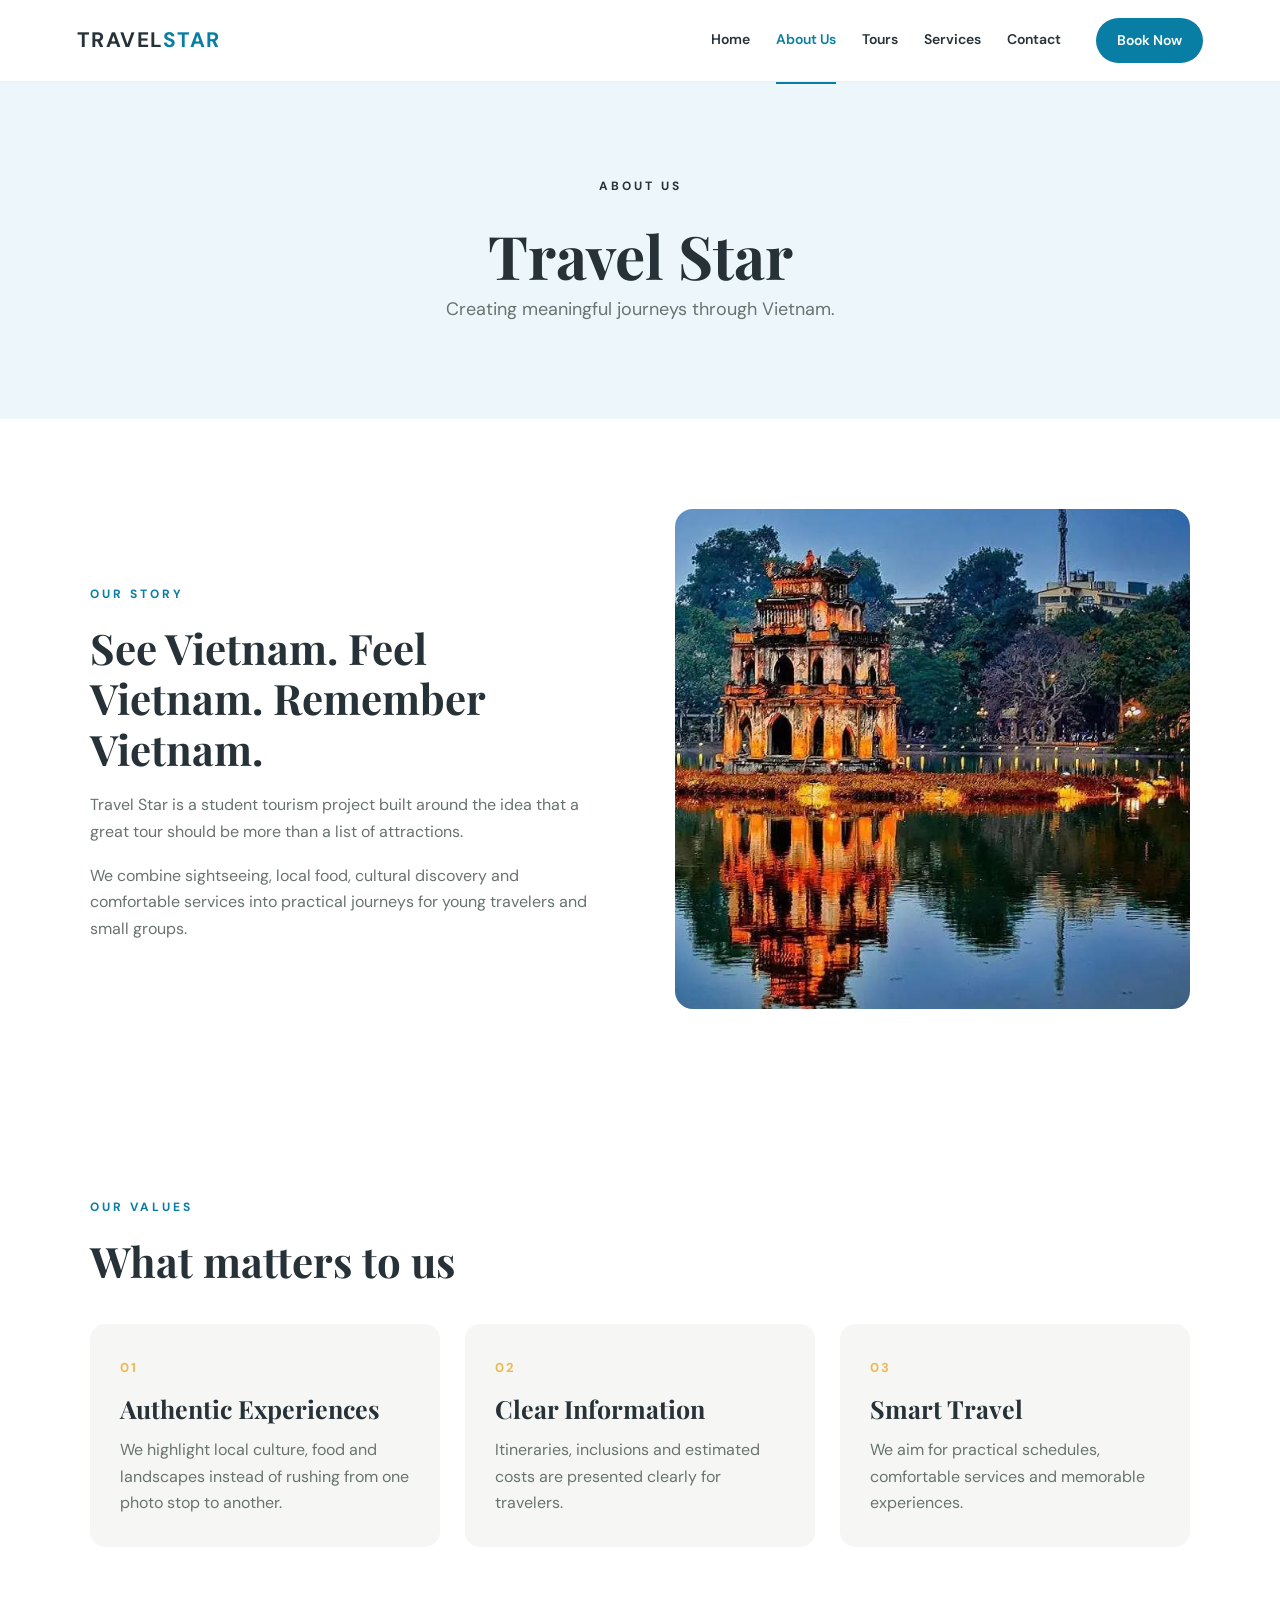
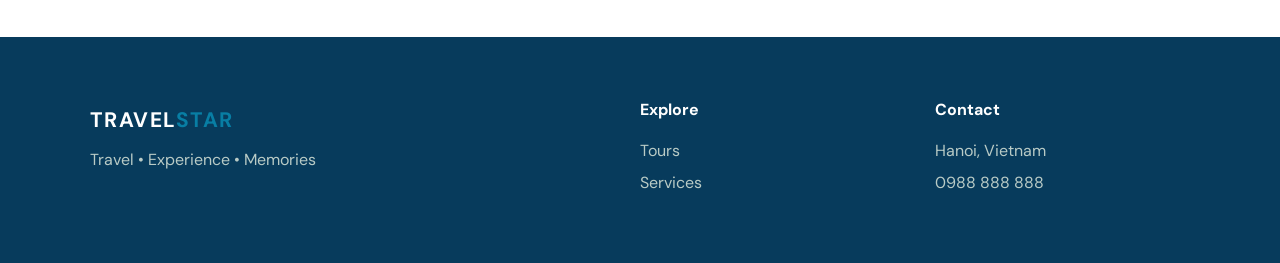
<file: about.html>
<!DOCTYPE html>
<html lang="en"><head><meta charset="UTF-8"><meta name="viewport" content="width=device-width,initial-scale=1.0"><title>About Us | Travel Star</title><link rel="stylesheet" href="style.css"></head>
<body>
<header class="nav"><a class="logo" href="index.html">TRAVEL<span>STAR</span></a><nav><a href="index.html">Home</a><a class="active" href="about.html">About Us</a><a href="tours.html">Tours</a><a href="services.html">Services</a><a href="contact.html">Contact</a></nav><a class="nav-btn" href="contact.html">Book Now</a></header>
<section class="page-hero"><p class="eyebrow">ABOUT US</p><h1>Travel Star</h1><p>Creating meaningful journeys through Vietnam.</p></section>
<section class="section split"><div class="copy"><p class="eyebrow dark">OUR STORY</p><h2>See Vietnam. Feel Vietnam. Remember Vietnam.</h2><p>Travel Star is a student tourism project built around the idea that a great tour should be more than a list of attractions.</p><p>We combine sightseeing, local food, cultural discovery and comfortable services into practical journeys for young travelers and small groups.</p></div><div class="photo"><img src="[data-uri]" alt="Hanoi"></div></section>
<section class="section values"><div class="section-head"><div><p class="eyebrow dark">OUR VALUES</p><h2>What matters to us</h2></div></div><div class="value-grid"><div><b>01</b><h3>Authentic Experiences</h3><p>We highlight local culture, food and landscapes instead of rushing from one photo stop to another.</p></div><div><b>02</b><h3>Clear Information</h3><p>Itineraries, inclusions and estimated costs are presented clearly for travelers.</p></div><div><b>03</b><h3>Smart Travel</h3><p>We aim for practical schedules, comfortable services and memorable experiences.</p></div></div></section>
<footer><div><a class="logo light" href="index.html">TRAVEL<span>STAR</span></a><p>Travel • Experience • Memories</p></div><div><h4>Explore</h4><a href="tours.html">Tours</a><a href="services.html">Services</a></div><div><h4>Contact</h4><p>Hanoi, Vietnam</p><p>0988 888 888</p></div></footer>
</body></html>
</file>
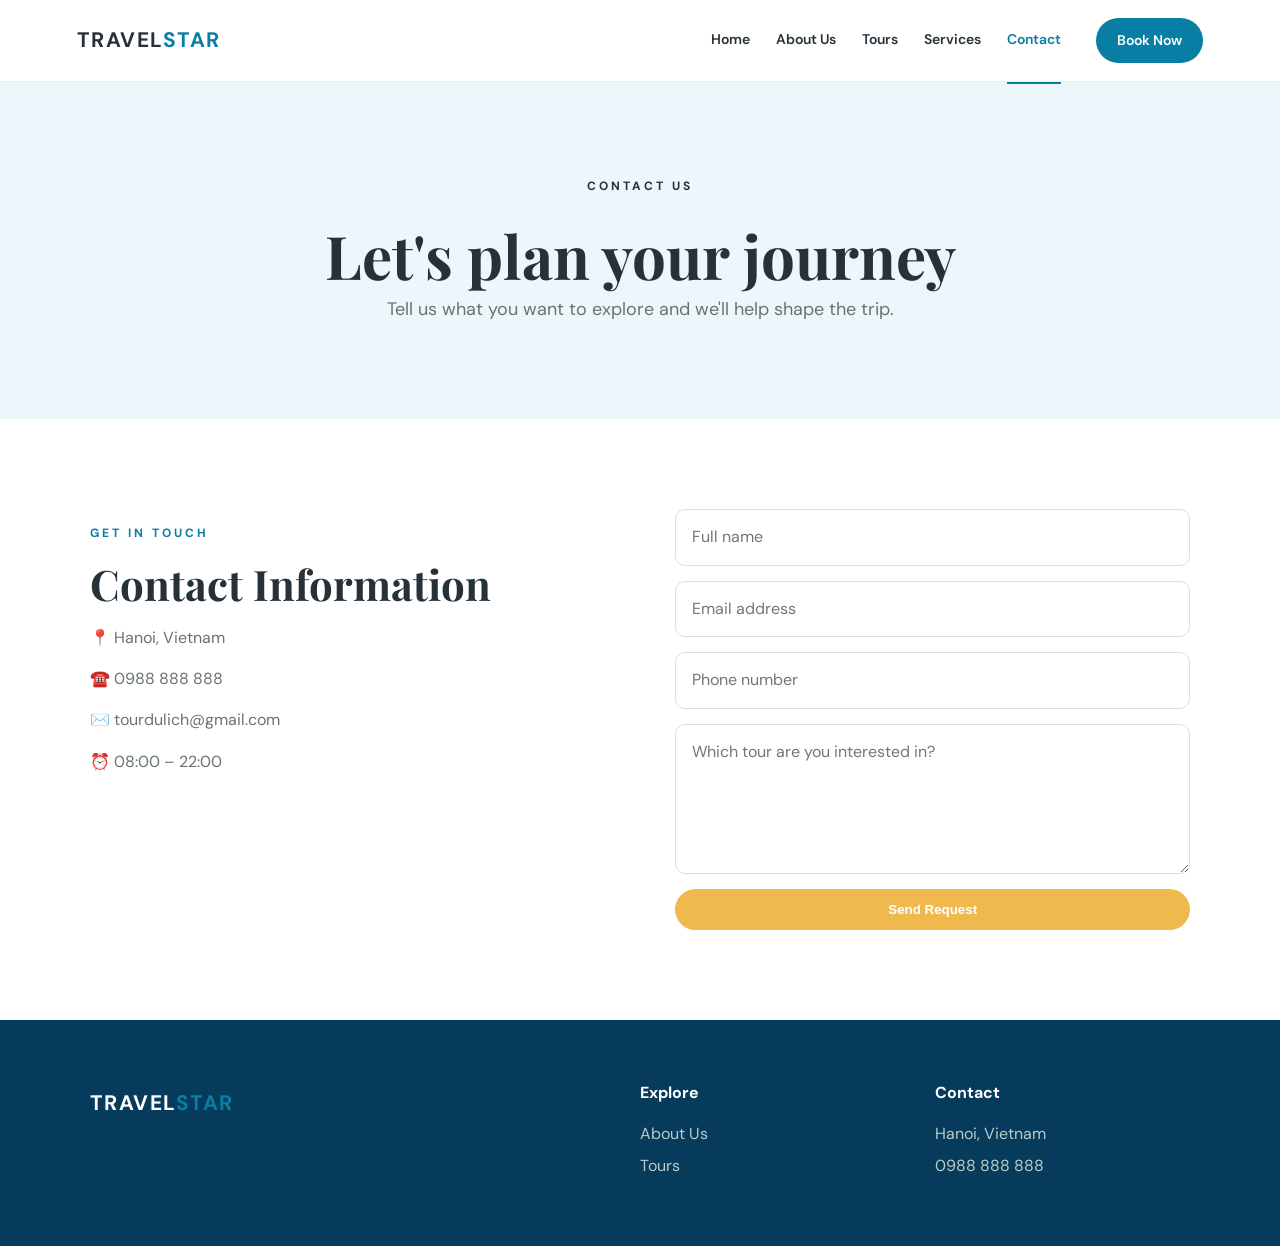
<file: contact.html>
<!DOCTYPE html>
<html lang="en"><head><meta charset="UTF-8"><meta name="viewport" content="width=device-width,initial-scale=1.0"><title>Contact | Travel Star</title><link rel="stylesheet" href="style.css"></head>
<body>
<header class="nav"><a class="logo" href="index.html">TRAVEL<span>STAR</span></a><nav><a href="index.html">Home</a><a href="about.html">About Us</a><a href="tours.html">Tours</a><a href="services.html">Services</a><a class="active" href="contact.html">Contact</a></nav><a class="nav-btn" href="contact.html">Book Now</a></header>
<section class="page-hero"><p class="eyebrow">CONTACT US</p><h1>Let's plan your journey</h1><p>Tell us what you want to explore and we'll help shape the trip.</p></section>
<section class="section contact-grid"><div><p class="eyebrow dark">GET IN TOUCH</p><h2>Contact Information</h2><p>📍 Hanoi, Vietnam</p><p>☎️ 0988 888 888</p><p>✉️ tourdulich@gmail.com</p><p>⏰ 08:00 – 22:00</p></div><form onsubmit="event.preventDefault();alert('Thank you! Travel Star will contact you soon.');"><input required placeholder="Full name"><input required type="email" placeholder="Email address"><input placeholder="Phone number"><textarea placeholder="Which tour are you interested in?"></textarea><button class="btn" type="submit">Send Request</button></form></section>
<footer><div><a class="logo light" href="index.html">TRAVEL<span>STAR</span></a></div><div><h4>Explore</h4><a href="about.html">About Us</a><a href="tours.html">Tours</a></div><div><h4>Contact</h4><p>Hanoi, Vietnam</p><p>0988 888 888</p></div></footer>
</body></html>
</file>
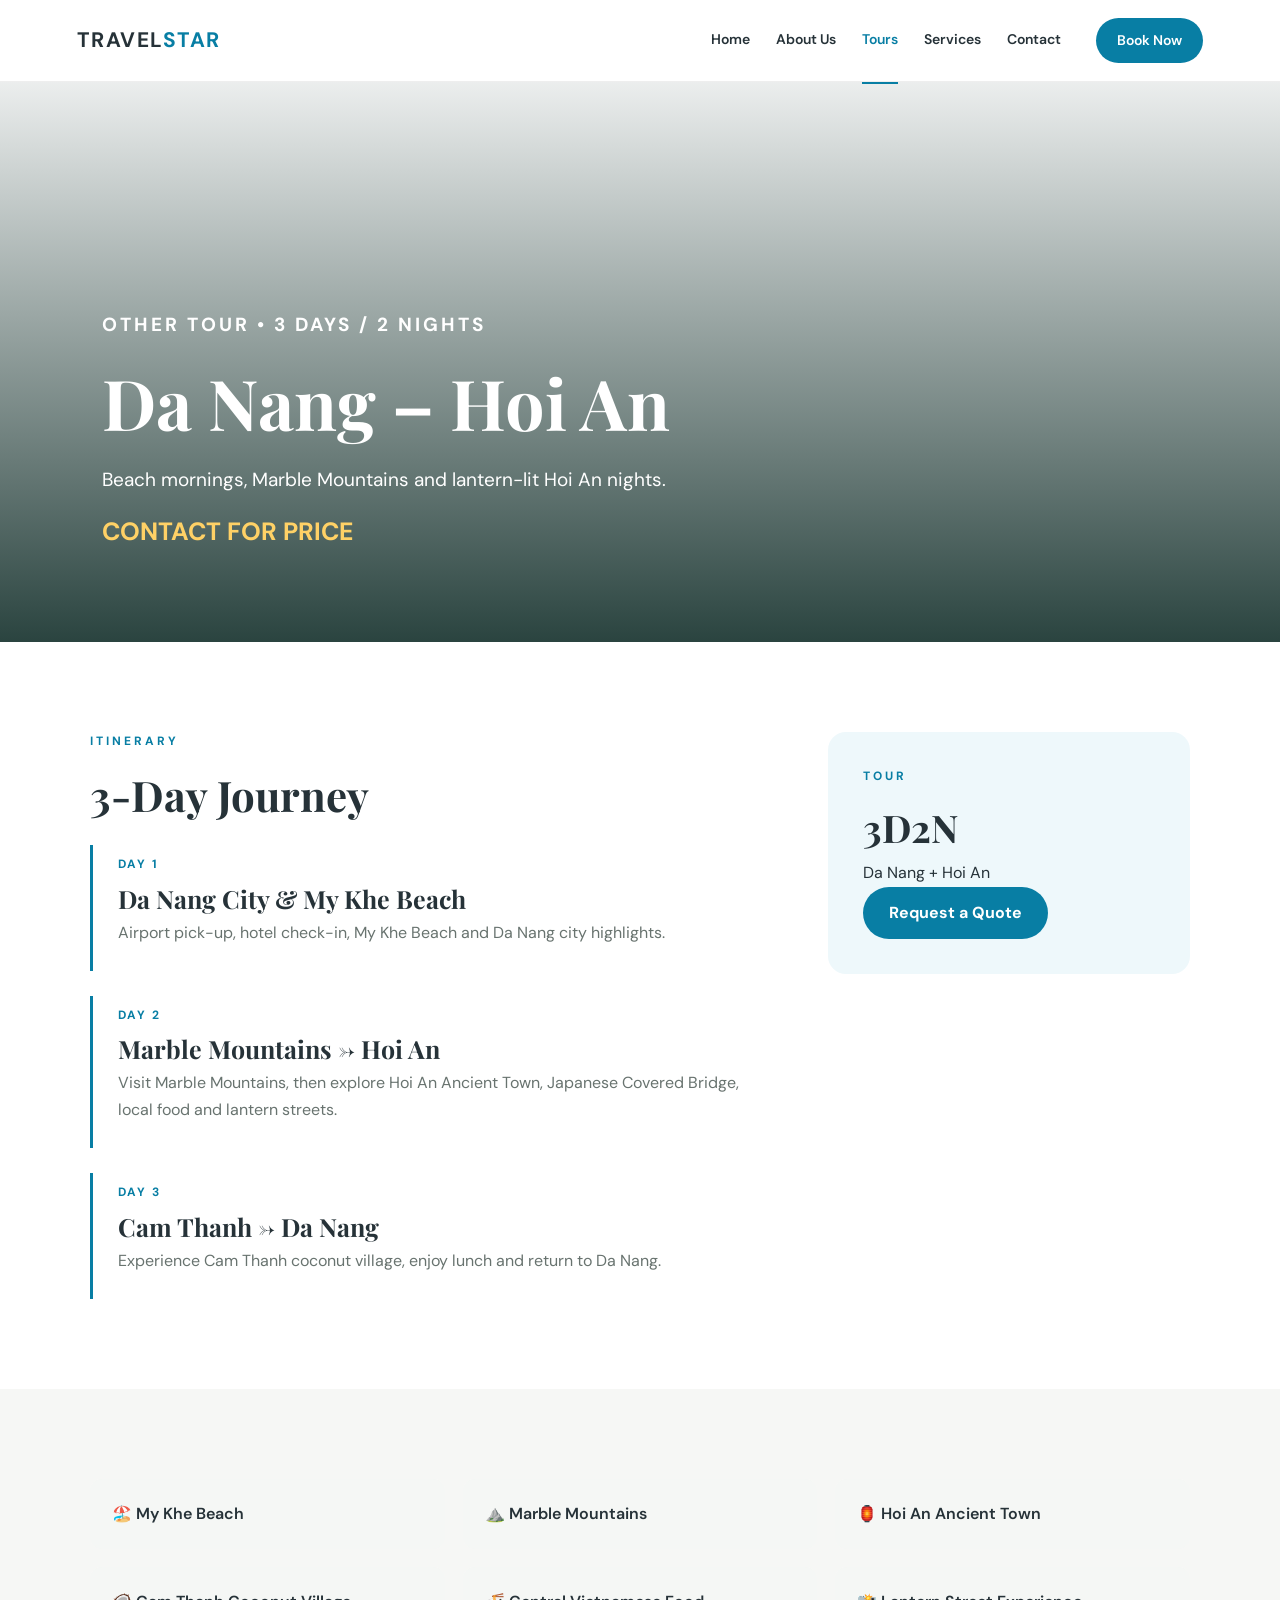
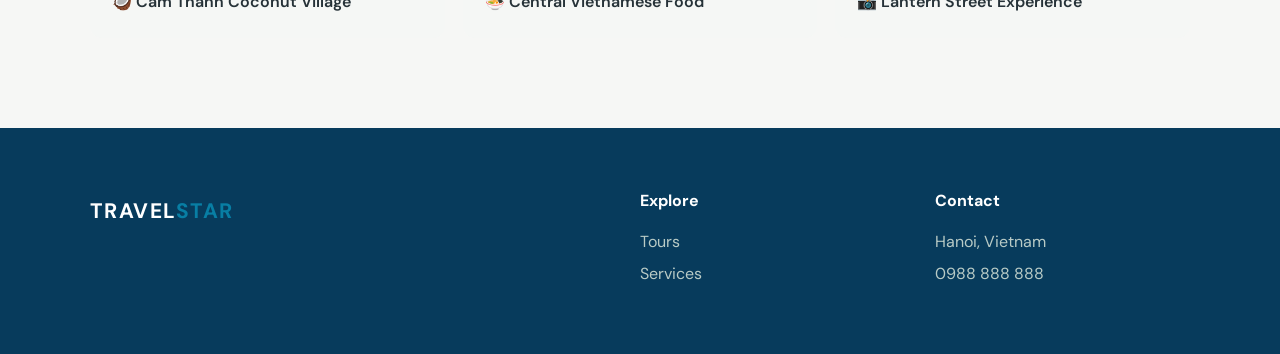
<file: danang-hoian.html>
<!DOCTYPE html>
<html lang="en"><head><meta charset="UTF-8"><meta name="viewport" content="width=device-width,initial-scale=1.0"><title>Da Nang – Hoi An | Travel Star</title><link rel="stylesheet" href="style.css"></head><body>
<header class="nav"><a class="logo" href="index.html">TRAVEL<span>STAR</span></a><nav><a href="index.html">Home</a><a href="about.html">About Us</a><a class="active" href="tours.html">Tours</a><a href="services.html">Services</a><a href="contact.html">Contact</a></nav><a class="nav-btn" href="contact.html">Book Now</a></header>
<section class="tour-detail-hero hoian-detail"><div><p class="eyebrow">OTHER TOUR • 3 DAYS / 2 NIGHTS</p><h1>Da Nang – Hoi An</h1><p>Beach mornings, Marble Mountains and lantern-lit Hoi An nights.</p><strong>CONTACT FOR PRICE</strong></div></section>
<section class="section"><div class="detail-grid"><div><p class="eyebrow dark">ITINERARY</p><h2>3-Day Journey</h2><div class="timeline"><div><b>DAY 1</b><h3>Da Nang City & My Khe Beach</h3><p>Airport pick-up, hotel check-in, My Khe Beach and Da Nang city highlights.</p></div><div><b>DAY 2</b><h3>Marble Mountains → Hoi An</h3><p>Visit Marble Mountains, then explore Hoi An Ancient Town, Japanese Covered Bridge, local food and lantern streets.</p></div><div><b>DAY 3</b><h3>Cam Thanh → Da Nang</h3><p>Experience Cam Thanh coconut village, enjoy lunch and return to Da Nang.</p></div></div></div><div class="price-box"><p class="eyebrow dark">TOUR</p><h2>3D2N</h2><p>Da Nang + Hoi An</p><a class="btn dark-btn" href="contact.html">Request a Quote</a></div></div></section>
<section class="section alt"><div class="included"><div>🏖️ My Khe Beach</div><div>⛰️ Marble Mountains</div><div>🏮 Hoi An Ancient Town</div><div>🥥 Cam Thanh Coconut Village</div><div>🍜 Central Vietnamese Food</div><div>📸 Lantern Street Experience</div></div></section>
<footer><div><a class="logo light" href="index.html">TRAVEL<span>STAR</span></a></div><div><h4>Explore</h4><a href="tours.html">Tours</a><a href="services.html">Services</a></div><div><h4>Contact</h4><p>Hanoi, Vietnam</p><p>0988 888 888</p></div></footer></body></html>
</file>
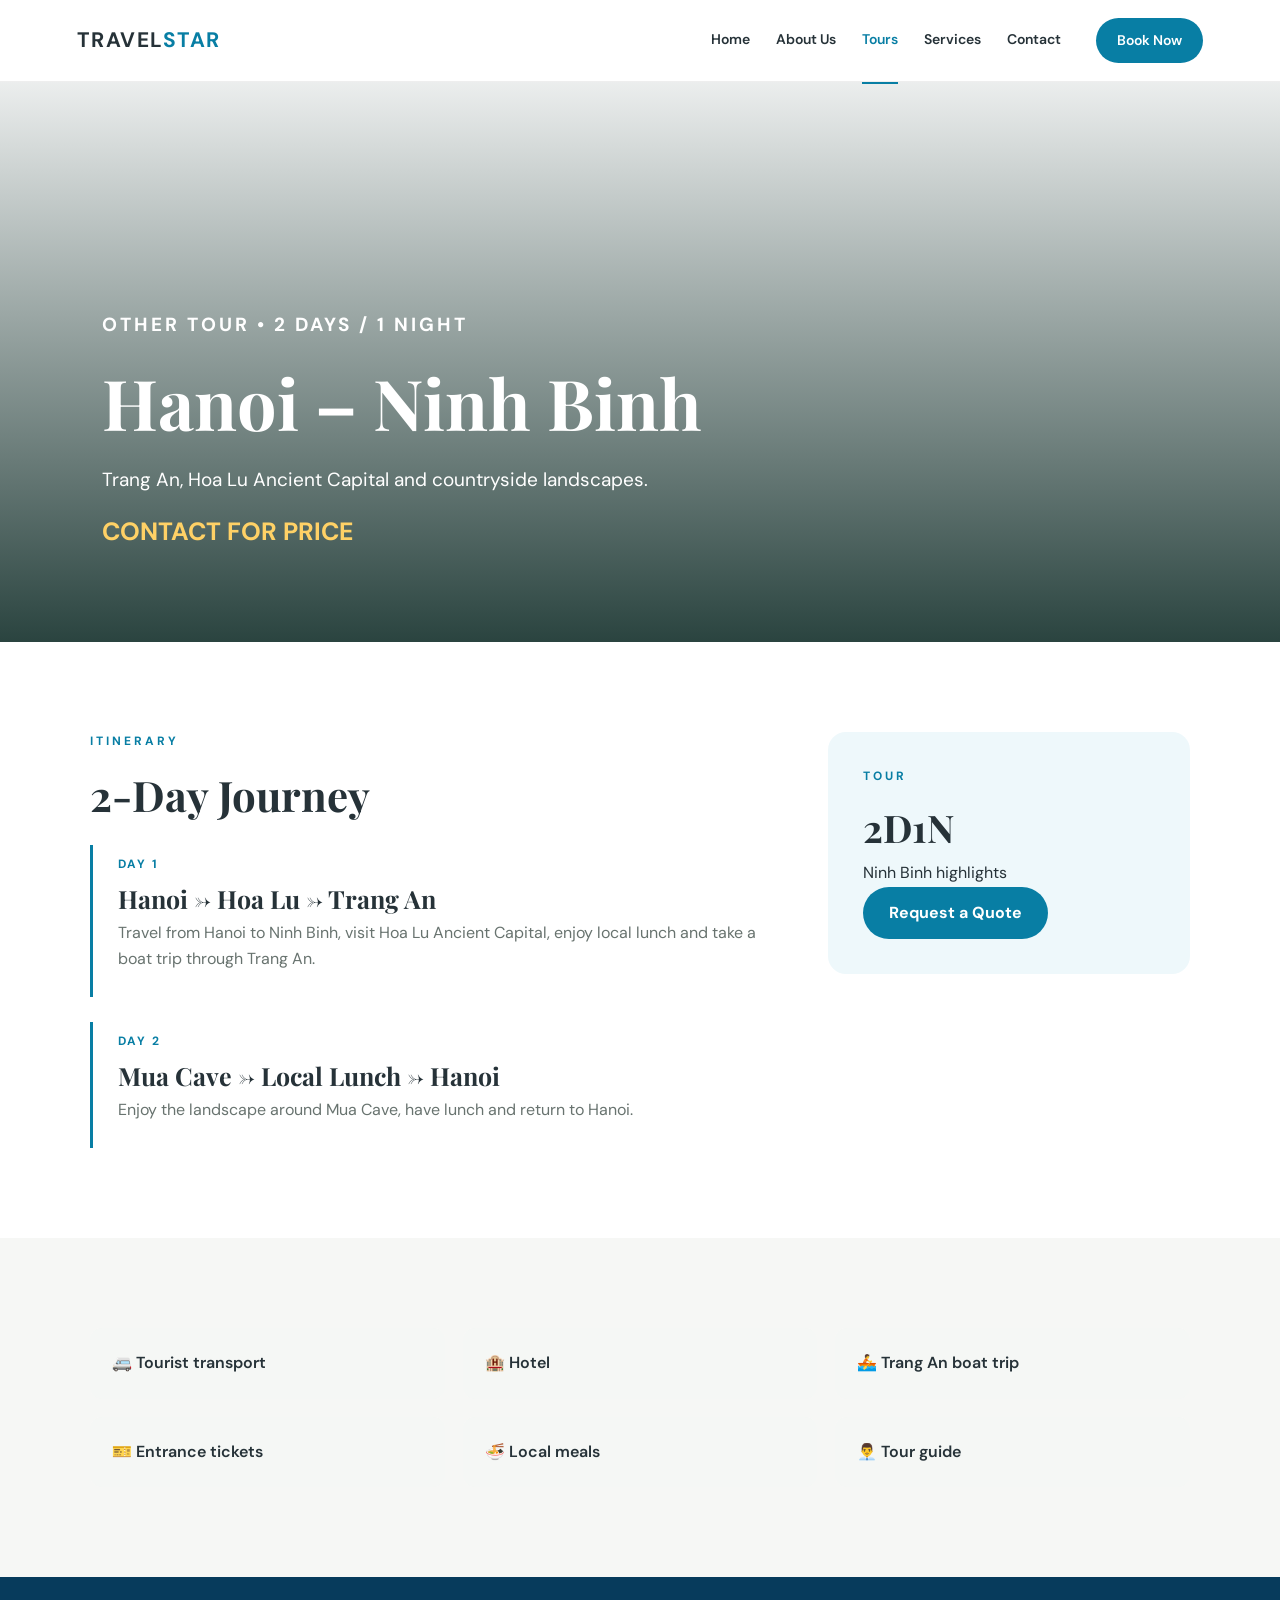
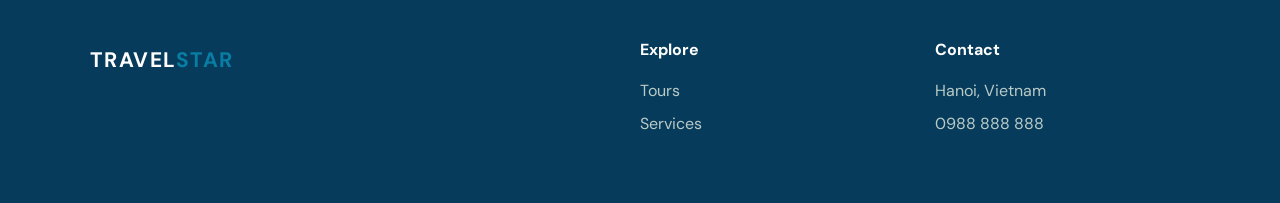
<file: ninh-binh.html>
<!DOCTYPE html>
<html lang="en"><head><meta charset="UTF-8"><meta name="viewport" content="width=device-width,initial-scale=1.0"><title>Hanoi – Ninh Binh | Travel Star</title><link rel="stylesheet" href="style.css"></head>
<body>
<header class="nav"><a class="logo" href="index.html">TRAVEL<span>STAR</span></a><nav><a href="index.html">Home</a><a href="about.html">About Us</a><a class="active" href="tours.html">Tours</a><a href="services.html">Services</a><a href="contact.html">Contact</a></nav><a class="nav-btn" href="contact.html">Book Now</a></header>
<section class="tour-detail-hero ninh-detail"><div><p class="eyebrow">OTHER TOUR • 2 DAYS / 1 NIGHT</p><h1>Hanoi – Ninh Binh</h1><p>Trang An, Hoa Lu Ancient Capital and countryside landscapes.</p><strong>CONTACT FOR PRICE</strong></div></section>
<section class="section"><div class="detail-grid"><div><p class="eyebrow dark">ITINERARY</p><h2>2-Day Journey</h2><div class="timeline"><div><b>DAY 1</b><h3>Hanoi → Hoa Lu → Trang An</h3><p>Travel from Hanoi to Ninh Binh, visit Hoa Lu Ancient Capital, enjoy local lunch and take a boat trip through Trang An.</p></div><div><b>DAY 2</b><h3>Mua Cave → Local Lunch → Hanoi</h3><p>Enjoy the landscape around Mua Cave, have lunch and return to Hanoi.</p></div></div></div><div class="price-box"><p class="eyebrow dark">TOUR</p><h2>2D1N</h2><p>Ninh Binh highlights</p><a class="btn dark-btn" href="contact.html">Request a Quote</a></div></div></section>
<section class="section alt"><div class="included"><div>🚐 Tourist transport</div><div>🏨 Hotel</div><div>🚣 Trang An boat trip</div><div>🎫 Entrance tickets</div><div>🍜 Local meals</div><div>👨‍💼 Tour guide</div></div></section>
<footer><div><a class="logo light" href="index.html">TRAVEL<span>STAR</span></a></div><div><h4>Explore</h4><a href="tours.html">Tours</a><a href="services.html">Services</a></div><div><h4>Contact</h4><p>Hanoi, Vietnam</p><p>0988 888 888</p></div></footer>
</body></html>
</file>
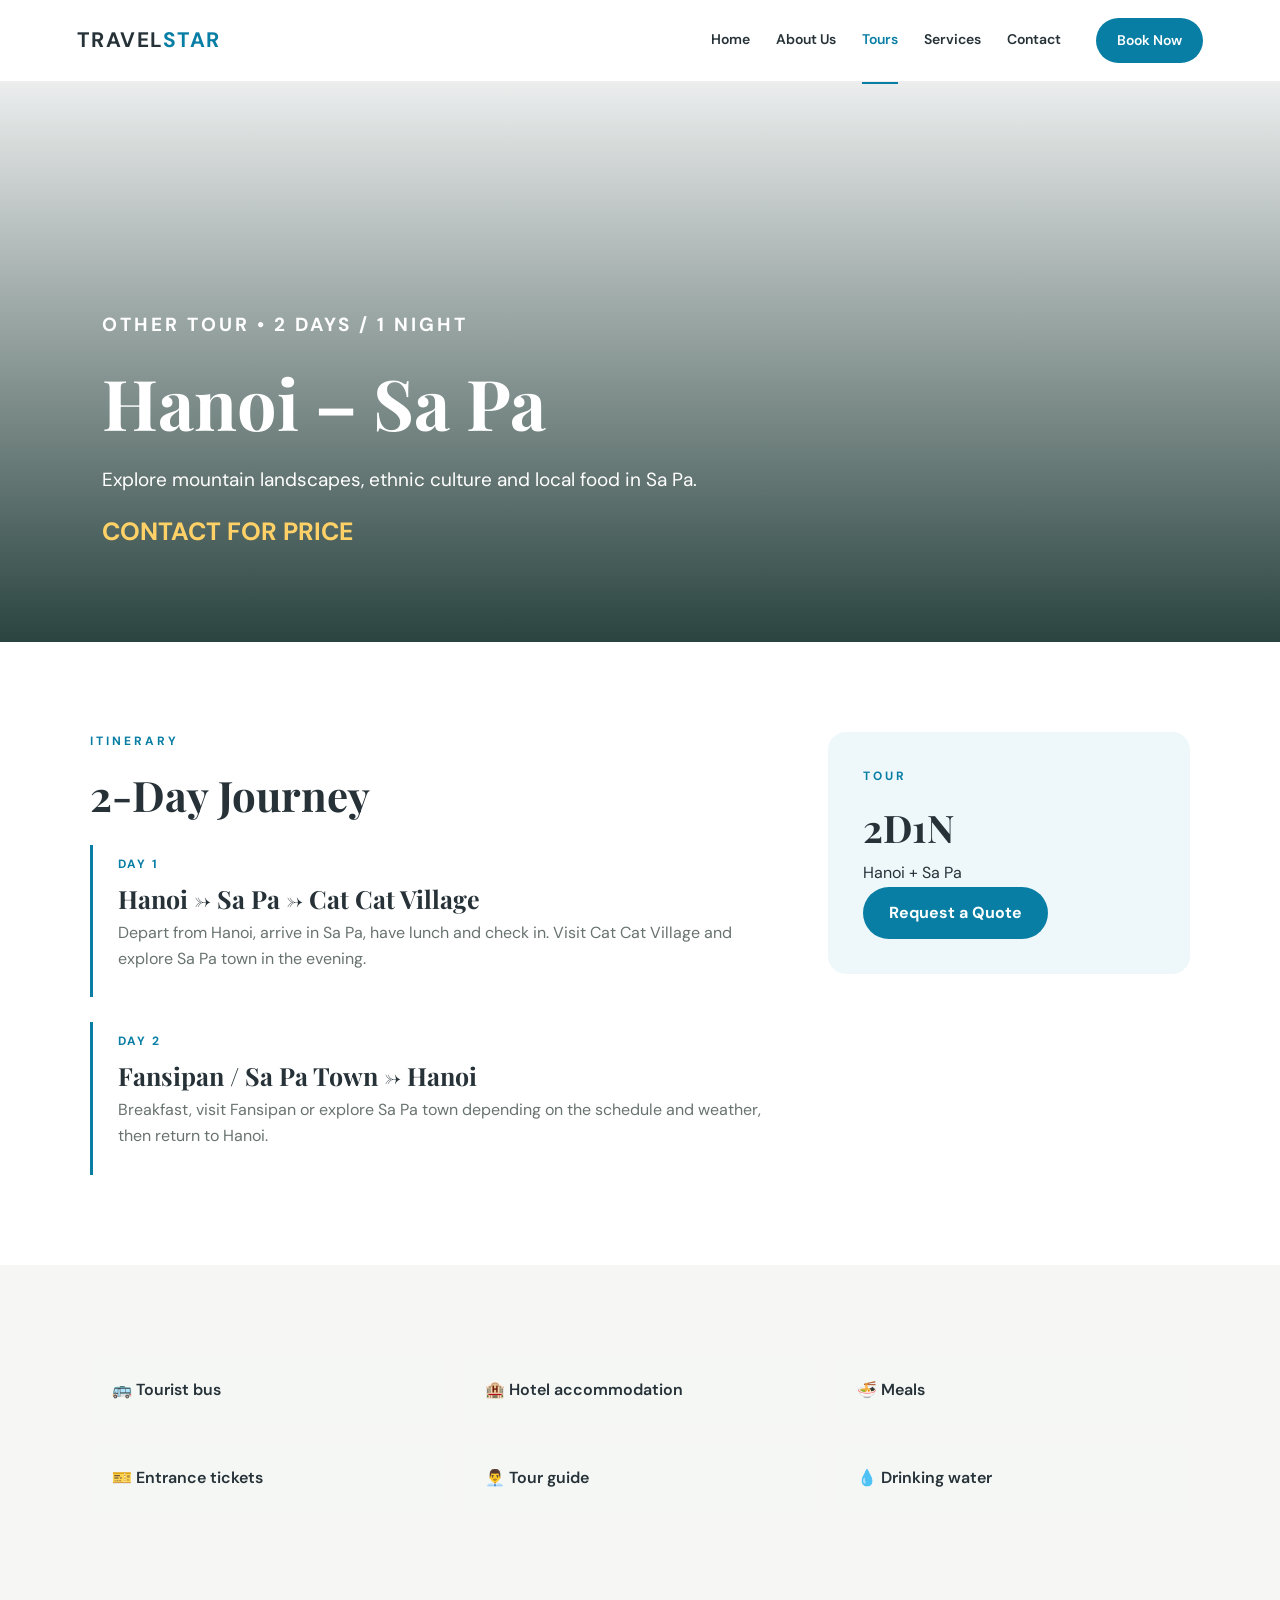
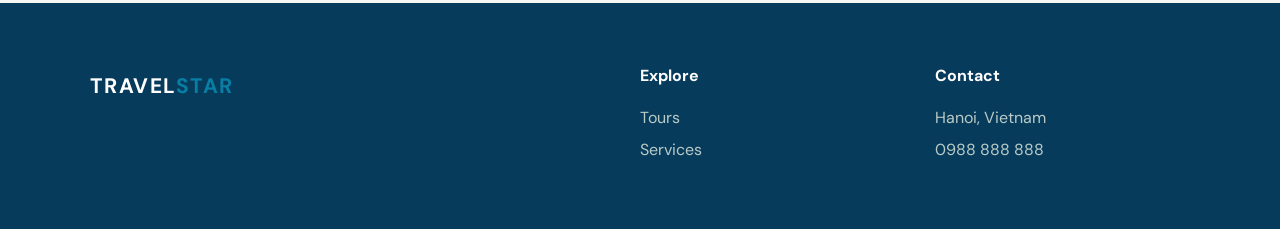
<file: sapa.html>
<!DOCTYPE html>
<html lang="en"><head><meta charset="UTF-8"><meta name="viewport" content="width=device-width,initial-scale=1.0"><title>Hanoi – Sa Pa | Travel Star</title><link rel="stylesheet" href="style.css"></head><body>
<header class="nav"><a class="logo" href="index.html">TRAVEL<span>STAR</span></a><nav><a href="index.html">Home</a><a href="about.html">About Us</a><a class="active" href="tours.html">Tours</a><a href="services.html">Services</a><a href="contact.html">Contact</a></nav><a class="nav-btn" href="contact.html">Book Now</a></header>
<section class="tour-detail-hero sapa-detail"><div><p class="eyebrow">OTHER TOUR • 2 DAYS / 1 NIGHT</p><h1>Hanoi – Sa Pa</h1><p>Explore mountain landscapes, ethnic culture and local food in Sa Pa.</p><strong>CONTACT FOR PRICE</strong></div></section>
<section class="section"><div class="detail-grid"><div><p class="eyebrow dark">ITINERARY</p><h2>2-Day Journey</h2><div class="timeline"><div><b>DAY 1</b><h3>Hanoi → Sa Pa → Cat Cat Village</h3><p>Depart from Hanoi, arrive in Sa Pa, have lunch and check in. Visit Cat Cat Village and explore Sa Pa town in the evening.</p></div><div><b>DAY 2</b><h3>Fansipan / Sa Pa Town → Hanoi</h3><p>Breakfast, visit Fansipan or explore Sa Pa town depending on the schedule and weather, then return to Hanoi.</p></div></div></div><div class="price-box"><p class="eyebrow dark">TOUR</p><h2>2D1N</h2><p>Hanoi + Sa Pa</p><a class="btn dark-btn" href="contact.html">Request a Quote</a></div></div></section>
<section class="section alt"><div class="included"><div>🚌 Tourist bus</div><div>🏨 Hotel accommodation</div><div>🍜 Meals</div><div>🎫 Entrance tickets</div><div>👨‍💼 Tour guide</div><div>💧 Drinking water</div></div></section>
<footer><div><a class="logo light" href="index.html">TRAVEL<span>STAR</span></a></div><div><h4>Explore</h4><a href="tours.html">Tours</a><a href="services.html">Services</a></div><div><h4>Contact</h4><p>Hanoi, Vietnam</p><p>0988 888 888</p></div></footer></body></html>
</file>
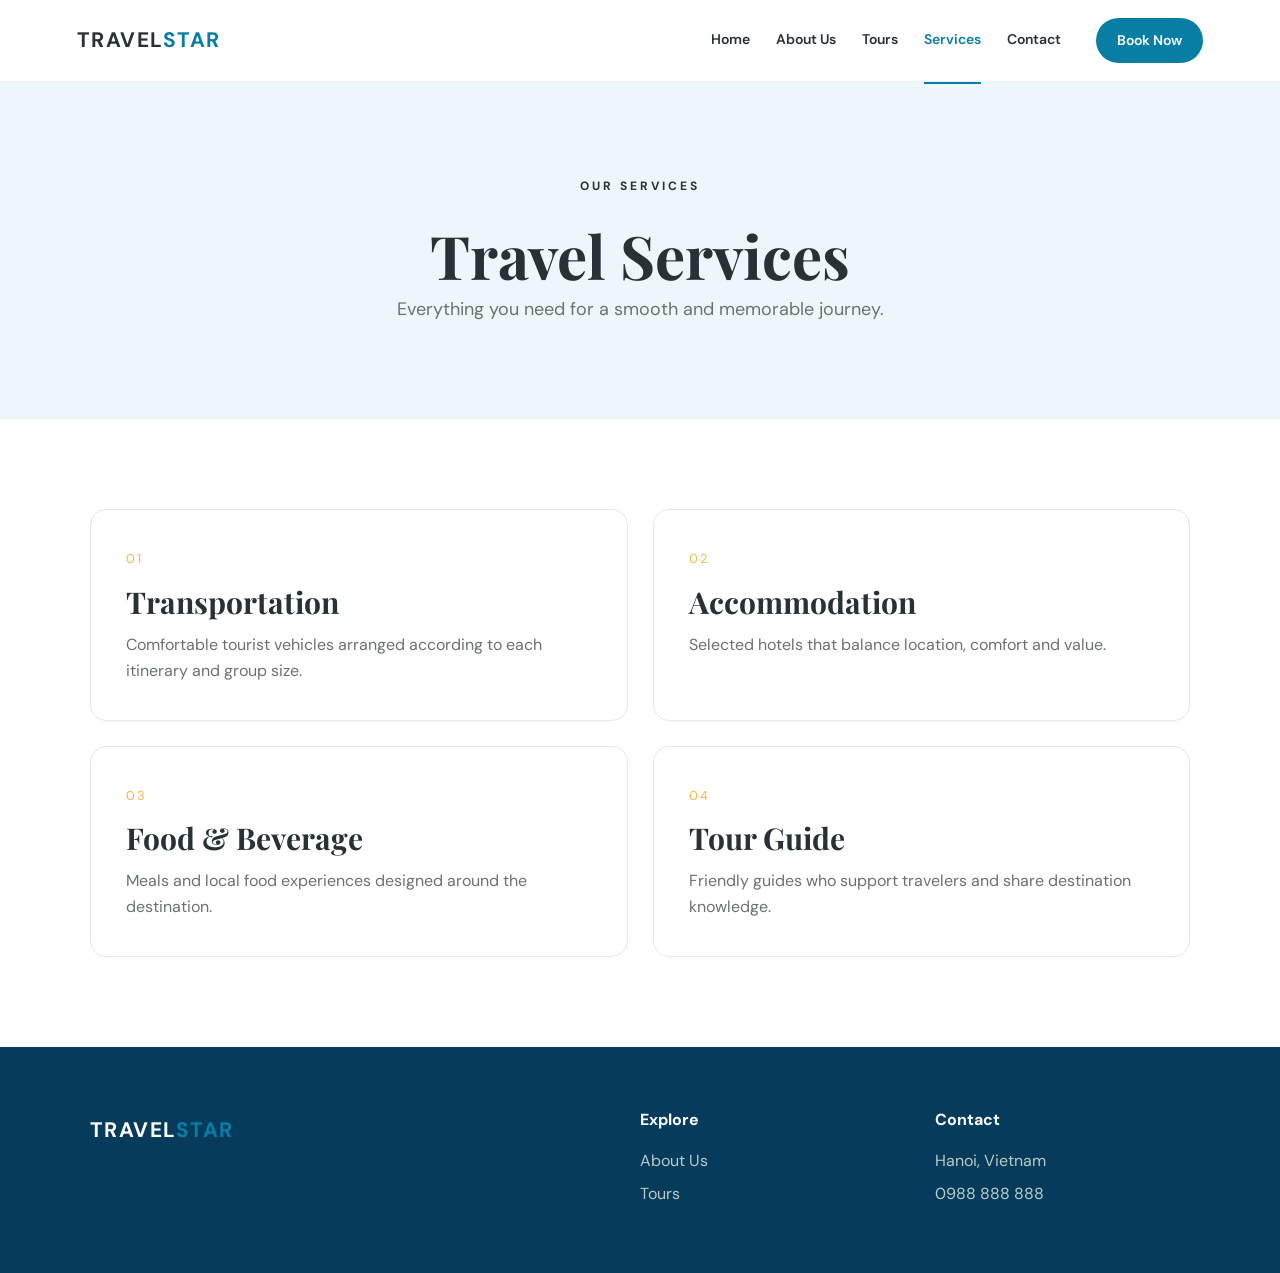
<file: services.html>
<!DOCTYPE html>
<html lang="en"><head><meta charset="UTF-8"><meta name="viewport" content="width=device-width,initial-scale=1.0"><title>Services | Travel Star</title><link rel="stylesheet" href="style.css"></head>
<body>
<header class="nav"><a class="logo" href="index.html">TRAVEL<span>STAR</span></a><nav><a href="index.html">Home</a><a href="about.html">About Us</a><a href="tours.html">Tours</a><a class="active" href="services.html">Services</a><a href="contact.html">Contact</a></nav><a class="nav-btn" href="contact.html">Book Now</a></header>
<section class="page-hero"><p class="eyebrow">OUR SERVICES</p><h1>Travel Services</h1><p>Everything you need for a smooth and memorable journey.</p></section>
<section class="section"><div class="service-large"><div><span>01</span><h2>Transportation</h2><p>Comfortable tourist vehicles arranged according to each itinerary and group size.</p></div><div><span>02</span><h2>Accommodation</h2><p>Selected hotels that balance location, comfort and value.</p></div><div><span>03</span><h2>Food & Beverage</h2><p>Meals and local food experiences designed around the destination.</p></div><div><span>04</span><h2>Tour Guide</h2><p>Friendly guides who support travelers and share destination knowledge.</p></div></div></section>
<footer><div><a class="logo light" href="index.html">TRAVEL<span>STAR</span></a></div><div><h4>Explore</h4><a href="about.html">About Us</a><a href="tours.html">Tours</a></div><div><h4>Contact</h4><p>Hanoi, Vietnam</p><p>0988 888 888</p></div></footer>
</body></html>
</file>
<file: style.css>
@import url('https://fonts.googleapis.com/css2?family=DM+Sans:wght@400;500;600;700&family=Playfair+Display:wght@600;700&display=swap');
:root{--green:#087ea4;--dark:#073b5c;--cream:#edf7fb;--gold:#f0b94d;--text:#263238;--muted:#68736f}
*{box-sizing:border-box;margin:0;padding:0}html{scroll-behavior:smooth}body{font-family:"DM Sans",Arial,sans-serif;color:var(--text);background:#fff;line-height:1.65}a{text-decoration:none;color:inherit}
.nav{height:82px;padding:0 6%;display:flex;align-items:center;gap:35px;position:sticky;top:0;background:rgba(255,255,255,.97);z-index:10;border-bottom:1px solid #eee}.logo{font-weight:700;letter-spacing:1.5px;font-size:21px;margin-right:auto}.logo span{color:var(--green)}nav{display:flex;gap:26px;font-size:14px;font-weight:600}nav a{padding:31px 0;border-bottom:2px solid transparent}nav a:hover,nav .active{color:var(--green);border-color:var(--green)}.nav-btn{background:var(--green);color:white;padding:11px 21px;border-radius:24px;font-size:14px;font-weight:600}
.hero{min-height:680px;display:flex;align-items:center;padding:80px 8%;color:#fff;background-position:center;background-size:cover}.hero-hanoi{background-image:linear-gradient(90deg,rgba(3,52,78,.78),rgba(3,52,78,.20)),url("https://images.unsplash.com/photo-1509030450996-dd1a26dda07a?auto=format&fit=crop&w=2200&q=90")}.hero-content{max-width:750px}.eyebrow{font-size:12px;letter-spacing:3px;font-weight:700;margin-bottom:18px}.hero h1{font:700 clamp(48px,6vw,82px)/1.06 "Playfair Display",serif}.hero h1 em{color:#8fe3ff;font-style:normal}.lead{font-size:19px;max-width:620px;margin:25px 0 30px;color:#eef4f1}.hero-actions{display:flex;align-items:center;gap:25px}.btn{display:inline-block;border:0;background:var(--gold);color:white;padding:13px 26px;border-radius:28px;font-weight:700;cursor:pointer}.text-btn{font-weight:600}.section{padding:90px 7%}.section-head{display:flex;justify-content:space-between;align-items:end;margin-bottom:38px}.section-head h2,.copy h2,.section h2{font:700 42px/1.2 "Playfair Display",serif}.eyebrow.dark{color:var(--green)}.view-all{color:var(--green);font-weight:700}.cards{display:grid;grid-template-columns:repeat(3,1fr);gap:25px}.tour-card{border:1px solid #e8e8e8;border-radius:16px;overflow:hidden;background:white;transition:.25s}.tour-card:hover{transform:translateY(-5px);box-shadow:0 12px 30px #00000012}.tour-card img{width:100%;height:230px;object-fit:cover}.card-body{padding:24px}.card-body>span,.tag{font-size:11px;letter-spacing:2px;color:var(--green);font-weight:700}.card-body h3{font:700 27px "Playfair Display",serif;margin:8px 0}.card-body p{color:var(--muted);min-height:54px}.card-bottom{display:flex;justify-content:space-between;align-items:center;margin-top:22px}.card-bottom strong{font-size:18px}.card-bottom a{color:var(--green);font-weight:700}.stats{background:var(--green);color:white;display:grid;grid-template-columns:repeat(4,1fr);padding:55px 8%;text-align:center}.stats strong{display:block;font:700 42px "Playfair Display",serif;color:#8fe3ff}.stats span{font-size:14px}
.split{display:grid;grid-template-columns:1fr 1fr;gap:70px;align-items:center}.photo img,.feature-photo img,.day2-photo img{width:100%;height:500px;object-fit:cover;border-radius:18px}.copy p{margin:18px 0;color:var(--muted)}.checks{list-style:none;margin:25px 0}.checks li{margin:12px 0;font-weight:600}.dark-btn{background:var(--green)}footer{background:var(--dark);color:#dbe7e3;padding:60px 7%;display:grid;grid-template-columns:2fr 1fr 1fr;gap:40px}footer .light{color:white;display:block;margin-bottom:10px}footer h4{color:white;margin-bottom:15px}footer a,footer p{display:block;margin:6px 0;color:#b9cbc6}.page-hero{padding:95px 7%;background:var(--cream);text-align:center}.page-hero h1{font:700 60px "Playfair Display",serif}.page-hero p:last-child{color:var(--muted);font-size:18px}.value-grid{display:grid;grid-template-columns:repeat(3,1fr);gap:25px}.value-grid>div{padding:30px;background:#f6f7f5;border-radius:15px}.value-grid b,.service-large span{color:var(--gold);font-size:13px;letter-spacing:2px}.value-grid h3{font:700 25px "Playfair Display",serif;margin:12px 0}.value-grid p,.service-large p{color:var(--muted)}
.tour-detail-hero{min-height:560px;padding:90px 8%;display:flex;align-items:end;color:white;background-position:center;background-size:cover}.tour-detail-hero h1{font:700 70px "Playfair Display",serif}.tour-detail-hero p{font-size:19px;margin:15px 0}.tour-detail-hero strong{font-size:25px;color:#ffd166}.hanoi-detail{background-image:linear-gradient(0deg,rgba(5,35,30,.88),rgba(5,35,30,.08)),url("[data-uri]")}.ninh-detail{background-image:linear-gradient(0deg,rgba(5,35,30,.85),rgba(5,35,30,.08)),url("https://images.unsplash.com/photo-1573270689103-d7a4e42b609a?auto=format&fit=crop&w=2200&q=90")}.sapa-detail{background-image:linear-gradient(0deg,rgba(5,35,30,.85),rgba(5,35,30,.08)),url("https://images.unsplash.com/photo-1528127269322-539801943592?auto=format&fit=crop&w=2200&q=90")}.hoian-detail{background-image:linear-gradient(0deg,rgba(5,35,30,.85),rgba(5,35,30,.08)),url("https://images.unsplash.com/photo-1559592413-7cec4d0cae2b?auto=format&fit=crop&w=2200&q=90")}
.detail-grid{display:grid;grid-template-columns:1.5fr .8fr;gap:60px}.timeline>div{border-left:3px solid var(--green);padding:5px 0 25px 25px;margin-top:25px}.timeline b{font-size:12px;letter-spacing:2px;color:var(--green)}.timeline h3{font:700 25px "Playfair Display",serif;margin:5px 0}.timeline p{color:var(--muted)}.price-box{background:#eef8fb;padding:35px;border-radius:18px;height:max-content;position:sticky;top:110px}.price-box h2{font-size:38px;margin:10px 0}.alt{background:#f6f7f5}.included{display:grid;grid-template-columns:repeat(3,1fr);gap:18px}.included div{padding:22px;background:#f5f7f5;border-radius:12px;font-weight:600}.service-large{display:grid;grid-template-columns:1fr 1fr;gap:25px}.service-large>div{padding:35px;border:1px solid #e6e8e7;border-radius:16px}.service-large h2{font:700 30px "Playfair Display",serif;margin:10px 0}.contact-grid{display:grid;grid-template-columns:1fr 1fr;gap:70px}.contact-grid>div p{margin:15px 0;color:var(--muted)}form{display:flex;flex-direction:column;gap:15px}input,textarea{font:inherit;border:1px solid #ddd;padding:14px 16px;border-radius:10px}textarea{min-height:150px;resize:vertical}
.feature-grid{display:grid;grid-template-columns:1.05fr 1fr;gap:60px;align-items:center}.feature-copy h3{font:700 38px/1.2 "Playfair Display",serif;margin:12px 0 18px}.feature-copy>p{color:var(--muted);font-size:17px;margin-bottom:25px}.quick-facts{display:grid;grid-template-columns:repeat(3,1fr);gap:12px;margin:25px 0 30px}.quick-facts div{background:#f5f8f7;border-radius:12px;padding:16px}.quick-facts b,.quick-facts span{display:block}.quick-facts span{color:var(--muted);font-size:12px}.info-grid{display:grid;grid-template-columns:1fr 1fr;gap:14px;margin-top:25px}.info-grid div{padding:18px;background:#f5f8f7;border-radius:12px}.info-grid span,.info-grid b{display:block}.info-grid span{font-size:12px;color:var(--muted);margin-bottom:5px}.wide{max-width:1050px}.day2-grid{display:grid;grid-template-columns:.8fr 1.2fr;gap:60px;align-items:start}.day2-photo img{height:620px}.include-grid{display:grid;grid-template-columns:1fr 1fr;gap:25px}.include-box{padding:35px;border-radius:18px;background:#edf8fb}.include-box.exclude{background:#fff5f2}.include-box h3{font:700 27px "Playfair Display",serif;margin-bottom:18px}.include-box ul{padding-left:22px}.include-box li{margin:8px 0}.cta{padding:80px 7%;background:linear-gradient(90deg,#073b5c,#087ea4);color:white;text-align:center}.cta h2{font:700 48px "Playfair Display",serif;margin:8px 0}.cta p{margin-bottom:22px}
@media(max-width:850px){.nav{height:auto;padding:18px 5%;flex-wrap:wrap}.nav-btn{display:none}nav{order:3;width:100%;justify-content:space-between;gap:10px}nav a{padding:8px 0}.hero{min-height:600px;padding:60px 7%}.cards,.stats,.value-grid,.included,.service-large,.feature-grid,.include-grid,.day2-grid{grid-template-columns:1fr}.split,.detail-grid,.contact-grid{grid-template-columns:1fr;gap:35px}.section{padding:65px 6%}.photo img,.feature-photo img,.day2-photo img{height:350px}.page-hero h1,.tour-detail-hero h1{font-size:45px}.tour-detail-hero{min-height:500px}.price-box{position:static}footer{grid-template-columns:1fr;gap:25px}.quick-facts,.info-grid{grid-template-columns:1fr}}

.hanoi-gallery{background:#fff}
.hanoi-photo-grid{display:grid;grid-template-columns:repeat(5,1fr);gap:18px}
.hanoi-photo-grid figure{margin:0;background:#f5f8f7;border-radius:14px;overflow:hidden;border:1px solid #e6ecea}
.hanoi-photo-grid img{width:100%;height:230px;object-fit:cover;display:block}
.hanoi-photo-grid figcaption{padding:13px 14px;font-weight:700;font-size:14px}
@media(max-width:1000px){.hanoi-photo-grid{grid-template-columns:repeat(2,1fr)}}
@media(max-width:600px){.hanoi-photo-grid{grid-template-columns:1fr}}
</file>
